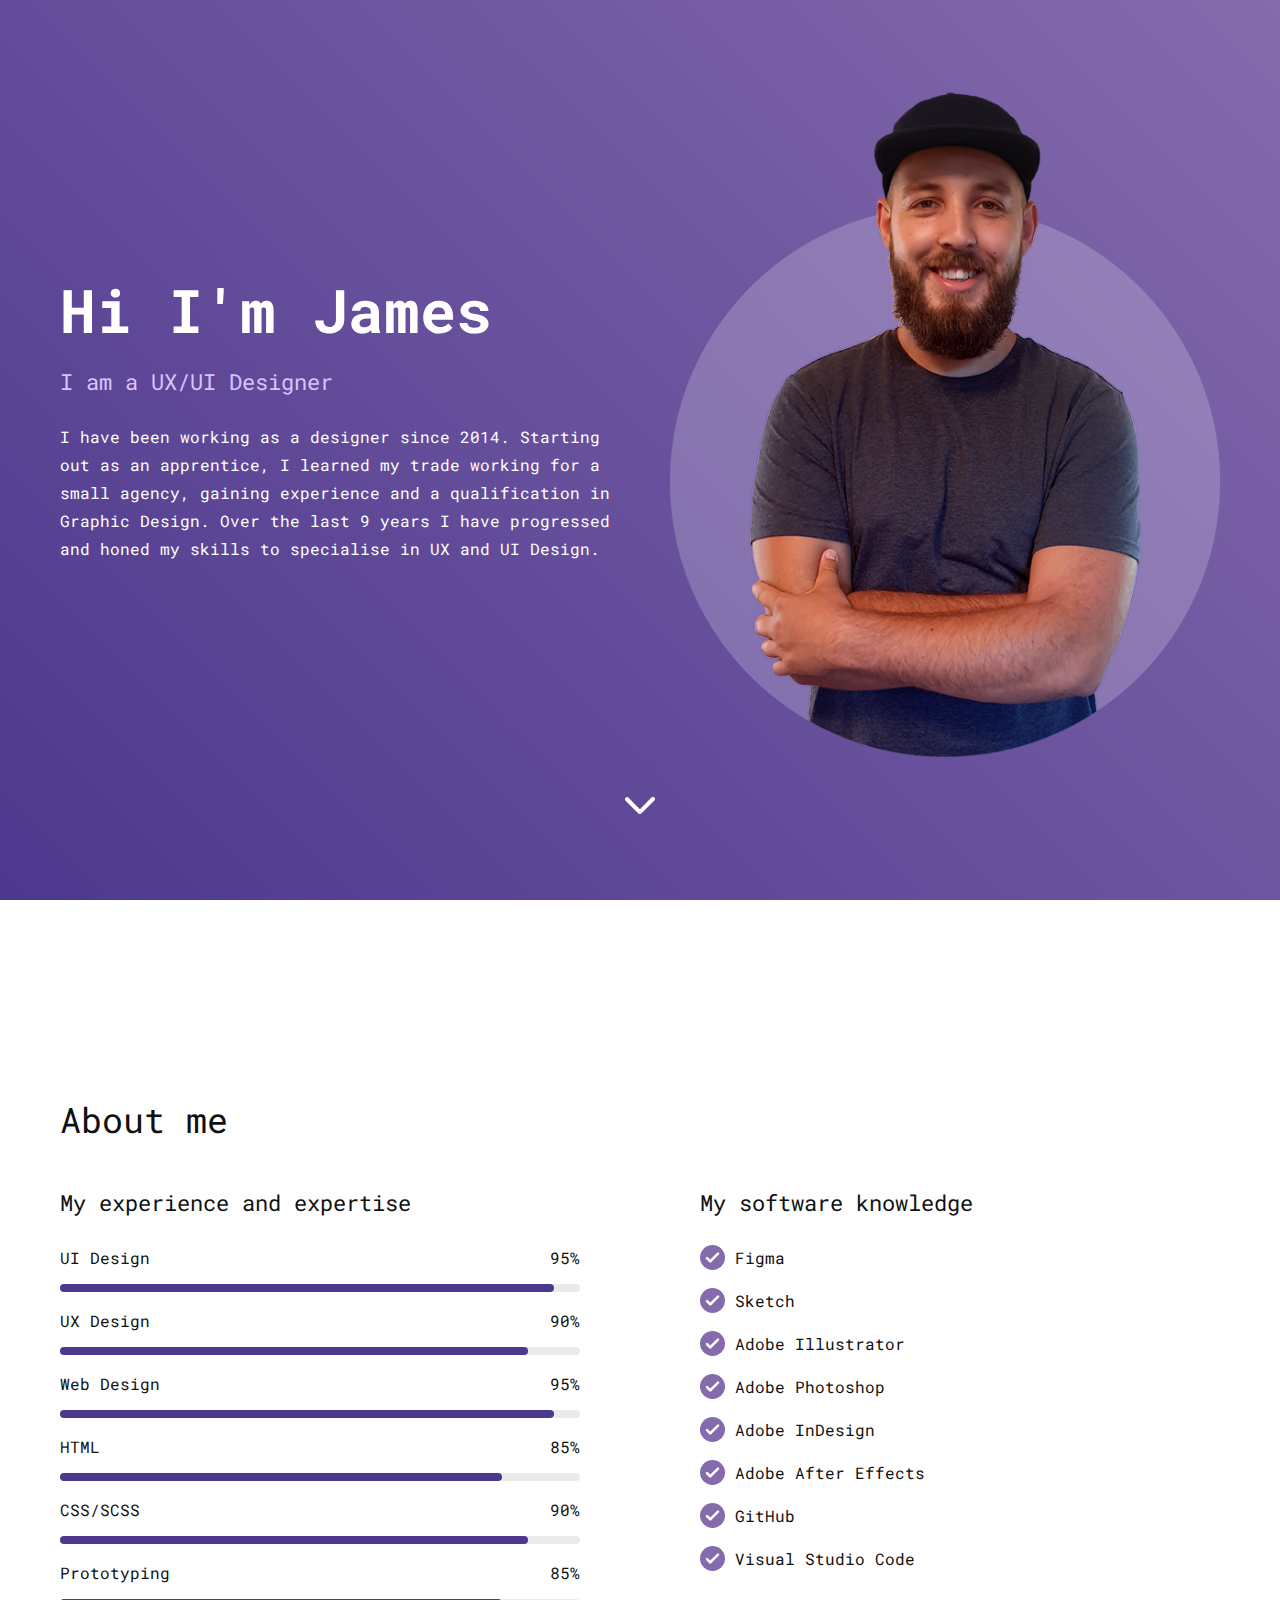
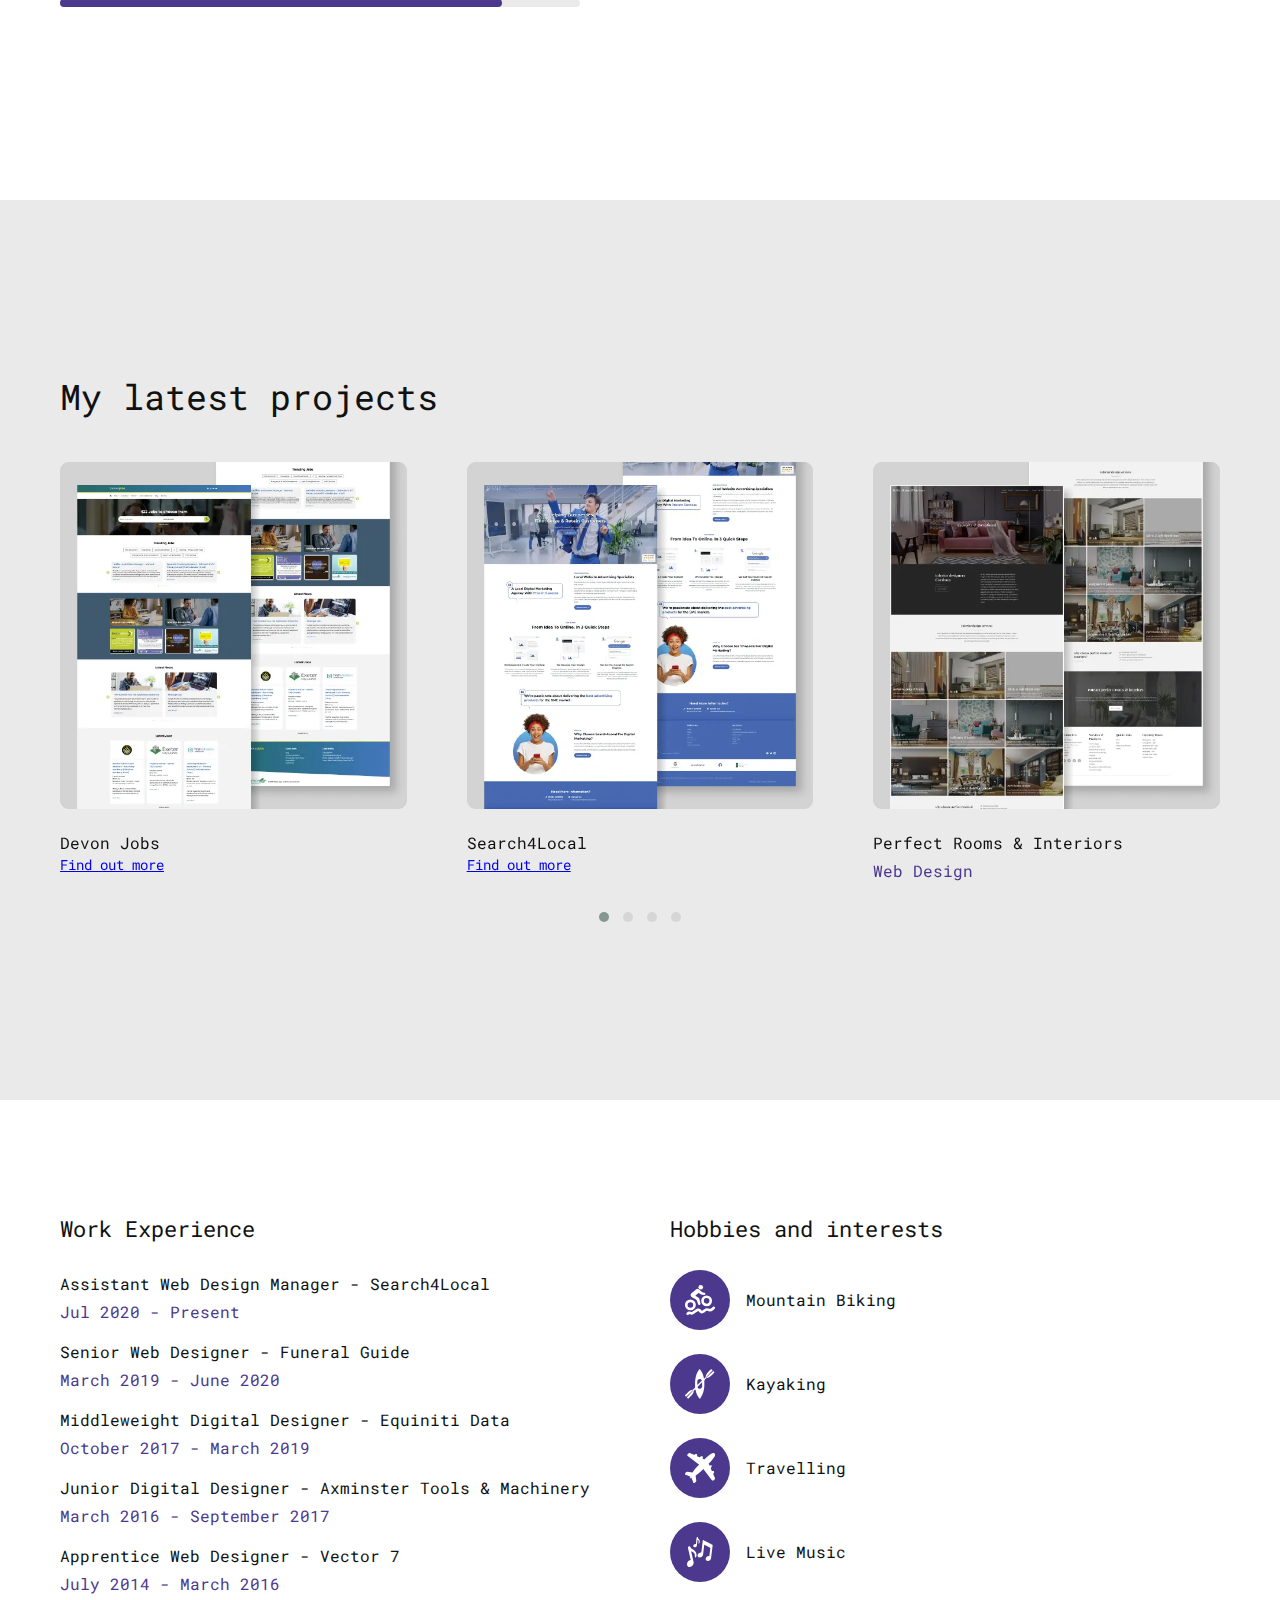
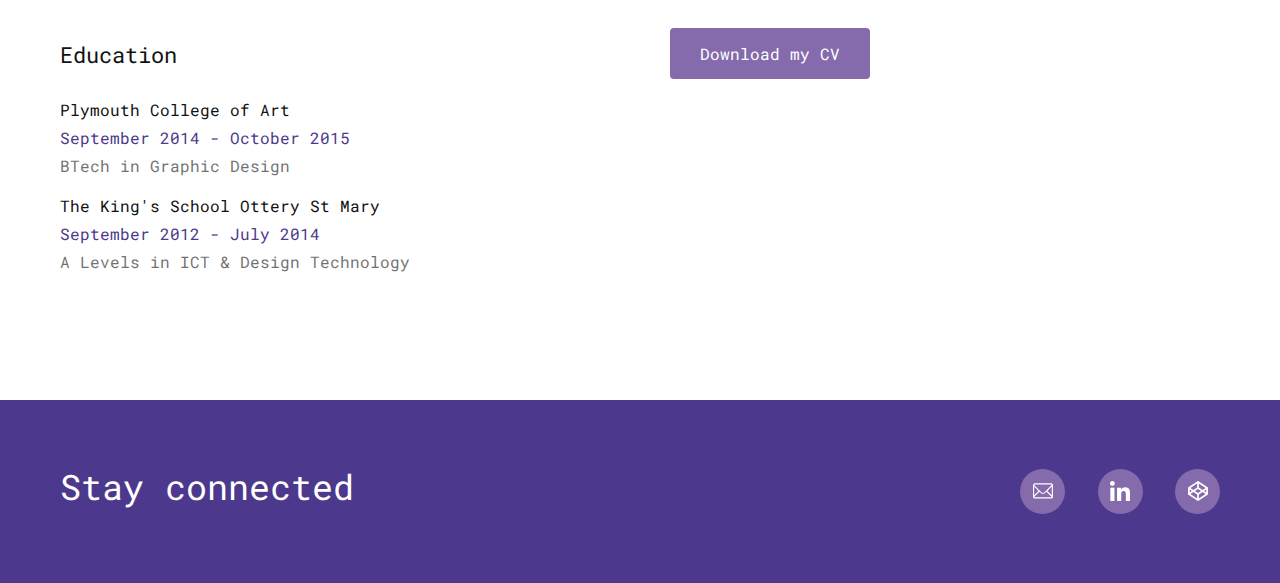
<file: index.html>
<!DOCTYPE HTML>
<html lang = "en">
<head>
  <title>James Harmer - Portfolio</title>
  <meta charset = "UTF-8" />
  <meta http-equiv="Content-Language" content="en">
  <meta http-equiv="X-UA-Compatible" content="IE=edge,chrome=1">
  <meta charset="utf-8">
  <meta name="viewport" content="width=device-width">
  <meta http-equiv="Content-Type" content="text/html; charset=UTF-8">
  <meta name="viewport" content="width=device-width, initial-scale=1.0, maximum-scale=1.0">
  <link rel = "stylesheet" type = "text/css" href = "css/main.css" />
  <link href="https://fonts.googleapis.com/css?family=Roboto+Mono&display=swap" rel="stylesheet">
  <link rel="stylesheet" href="https://cdnjs.cloudflare.com/ajax/libs/OwlCarousel2/2.3.4/assets/owl.carousel.min.css" />
  <link rel="stylesheet" href="https://cdnjs.cloudflare.com/ajax/libs/OwlCarousel2/2.3.4/assets/owl.theme.default.css" />
  <script src="https://cdnjs.cloudflare.com/ajax/libs/jquery/3.4.1/jquery.min.js"></script>
  <script src="https://cdnjs.cloudflare.com/ajax/libs/OwlCarousel2/2.3.4/owl.carousel.js"></script>
</head>
<body>

    <div class="nav">
        <div class="container">
            <div class="container__inner has-no-padding">
                
            </div>
        </div>
    </div>

<div class="container is-home">
    <div class="container__inner">
        <div class="section-home push-bottom">
            <div>
                <h1 class="is-white">Hi I'm James</h1>
                <h3 class="is-tertiary">I am a UX/UI Designer</h3>
                <p class="is-white">I have been working as a designer since 2014. Starting out as an apprentice, I learned my trade
                    working for a small agency, gaining experience and a qualification in Graphic Design. Over the
                    last 9 years I have progressed and honed my skills to specialise in UX and UI Design.
                    </p>
            </div>
            <div class="flex-center-image">
                <img src="images/cutout.png" width="100%" height="auto" />
            </div>
        </div>
        <div class="arrow bounce">
            <a href="#about">
                <svg data-name="Layer 1" xmlns="http://www.w3.org/2000/svg" viewBox="0 0 14.73 8.42"><path d="M7.31 8.42a1.05 1.05 0 0 1-.71-.29L.29 1.81A1 1 0 0 1 .29.4a1 1 0 0 1 1.42 0L7.31 6 13 .29a1 1 0 1 1 1.42 1.42L8 8.13a1 1 0 0 1-.69.29z" fill="#fff"/></svg>
            </a>
        </div>
    </div>
</div>
<div class="container is-intro" id="about">
    <div class="container__inner">
        <h2 class="push-bottom">About me</h2>
        <div class="section-skills">    

            <div>
                <h3>My experience and expertise</h3>
                <div class="experience">
                    <div>
                        <p>UI Design</p>
                    </div>
                    <div>
                        <p>95%</p>
                    </div>
                </div>
                <div class="slider">
                    <div class="level is-95"></div>
                </div>
                <div class="experience">
                    <div>
                        <p>UX Design</p>
                    </div>
                    <div>
                        <p>90%</p>
                    </div>
                </div>
                <div class="slider">
                    <div class="level is-90"></div>
                </div>
                <div class="experience">
                    <div>
                        <p>Web Design</p>
                    </div>
                    <div>
                        <p>95%</p>
                    </div>
                </div>
                <div class="slider">
                    <div class="level is-95"></div>
                </div>
                <div class="experience">
                    <div>
                        <p>HTML</p>
                    </div>
                    <div>
                        <p>85%</p>
                    </div>
                </div>
                <div class="slider">
                    <div class="level is-85"></div>
                </div>
                <div class="experience">
                    <div>
                        <p>CSS/SCSS</p>
                    </div>
                    <div>
                        <p>90%</p>
                    </div>
                </div>
                <div class="slider">
                    <div class="level is-90"></div>
                </div>
                <div class="experience">
                    <div>
                        <p>Prototyping</p>
                    </div>
                    <div>
                        <p>85%</p>
                    </div>
                </div>
                <div class="slider">
                    <div class="level is-85"></div>
                </div>
            </div>

            <div>
                <h3>My software knowledge</h3>
                <ul class="software">
                    <li><svg data-name="Layer 1" xmlns="http://www.w3.org/2000/svg" viewBox="0 0 20 20"><circle cx="10" cy="10" r="10" fill="#856aac"/><path d="M8.21 14.1a1 1 0 0 1-.71-.29l-2.62-2.62A1 1 0 0 1 6.3 9.77l1.91 1.91 5.49-5.49a1 1 0 1 1 1.42 1.42l-6.2 6.2a1 1 0 0 1-.71.29z" fill="#fff"/></svg>Figma</li>
                    <li><svg data-name="Layer 1" xmlns="http://www.w3.org/2000/svg" viewBox="0 0 20 20"><circle cx="10" cy="10" r="10" fill="#856aac"/><path d="M8.21 14.1a1 1 0 0 1-.71-.29l-2.62-2.62A1 1 0 0 1 6.3 9.77l1.91 1.91 5.49-5.49a1 1 0 1 1 1.42 1.42l-6.2 6.2a1 1 0 0 1-.71.29z" fill="#fff"/></svg>Sketch</li>
                    <li><svg data-name="Layer 1" xmlns="http://www.w3.org/2000/svg" viewBox="0 0 20 20"><circle cx="10" cy="10" r="10" fill="#856aac"/><path d="M8.21 14.1a1 1 0 0 1-.71-.29l-2.62-2.62A1 1 0 0 1 6.3 9.77l1.91 1.91 5.49-5.49a1 1 0 1 1 1.42 1.42l-6.2 6.2a1 1 0 0 1-.71.29z" fill="#fff"/></svg>Adobe Illustrator</li>
                    <li><svg data-name="Layer 1" xmlns="http://www.w3.org/2000/svg" viewBox="0 0 20 20"><circle cx="10" cy="10" r="10" fill="#856aac"/><path d="M8.21 14.1a1 1 0 0 1-.71-.29l-2.62-2.62A1 1 0 0 1 6.3 9.77l1.91 1.91 5.49-5.49a1 1 0 1 1 1.42 1.42l-6.2 6.2a1 1 0 0 1-.71.29z" fill="#fff"/></svg>Adobe Photoshop</li>
                    <li><svg data-name="Layer 1" xmlns="http://www.w3.org/2000/svg" viewBox="0 0 20 20"><circle cx="10" cy="10" r="10" fill="#856aac"/><path d="M8.21 14.1a1 1 0 0 1-.71-.29l-2.62-2.62A1 1 0 0 1 6.3 9.77l1.91 1.91 5.49-5.49a1 1 0 1 1 1.42 1.42l-6.2 6.2a1 1 0 0 1-.71.29z" fill="#fff"/></svg>Adobe InDesign</li>
                    <li><svg data-name="Layer 1" xmlns="http://www.w3.org/2000/svg" viewBox="0 0 20 20"><circle cx="10" cy="10" r="10" fill="#856aac"/><path d="M8.21 14.1a1 1 0 0 1-.71-.29l-2.62-2.62A1 1 0 0 1 6.3 9.77l1.91 1.91 5.49-5.49a1 1 0 1 1 1.42 1.42l-6.2 6.2a1 1 0 0 1-.71.29z" fill="#fff"/></svg>Adobe After Effects</li>
                    <li><svg data-name="Layer 1" xmlns="http://www.w3.org/2000/svg" viewBox="0 0 20 20"><circle cx="10" cy="10" r="10" fill="#856aac"/><path d="M8.21 14.1a1 1 0 0 1-.71-.29l-2.62-2.62A1 1 0 0 1 6.3 9.77l1.91 1.91 5.49-5.49a1 1 0 1 1 1.42 1.42l-6.2 6.2a1 1 0 0 1-.71.29z" fill="#fff"/></svg>GitHub</li>
                    <li><svg data-name="Layer 1" xmlns="http://www.w3.org/2000/svg" viewBox="0 0 20 20"><circle cx="10" cy="10" r="10" fill="#856aac"/><path d="M8.21 14.1a1 1 0 0 1-.71-.29l-2.62-2.62A1 1 0 0 1 6.3 9.77l1.91 1.91 5.49-5.49a1 1 0 1 1 1.42 1.42l-6.2 6.2a1 1 0 0 1-.71.29z" fill="#fff"/></svg>Visual Studio Code</li>
                </ul>
            </div>

        </div>
    </div>
</div>

<div class="container is-portfolio" id="portfolio">
    <div class="container__inner">
        <h2 class="push-bottom">My latest projects</h2>
        <div class="carousel">
            <div id="owl-carousel" class="owl-carousel owl-theme">
                <div class="item">
                    <img class="push-bottom_half" src="images/web-design_Devon Jobs.webp">
                    <p class="hard-bottom">Devon Jobs</p>
                    <a href="/portfolio/devon-jobs.html" style="font-family: Roboto Mono ,Arial; font-size: 14px;">Find out more</a>
                  </div>
                <div class="item">
                    <img class="push-bottom_half" src="images/web-design_S4L.webp">
                    <p class="hard-bottom">Search4Local</p>
                    <a href="/portfolio/search4local.html" style="font-family: Roboto Mono ,Arial; font-size: 14px;">Find out more</a>
                  </div>
                  
                  <div class="item">
                    <img class="push-bottom_half" src="images/web-design_Perfect Rooms.webp">
                    <p class="hard-bottom">Perfect Rooms & Interiors</p>
                    <p class="is-primary">Web Design</p>
                  </div>
                <div class="item">
                <img class="push-bottom_half" src="images/portfolio-arranger.png">
                <p class="hard-bottom">Arranger</p>
                <p class="is-primary">Web Design</p>
              </div>
              <div class="item">
                <img class="push-bottom_half" src="images/portfolio-funeralguide.png">
                <p class="hard-bottom">Funeral Guide</p>
                <p class="is-primary">Web Design</p>
              </div>
              <div class="item">
                <img class="push-bottom_half" src="images/portfolio-equiniti.png">
                <p class="hard-bottom">Equiniti Data</p>
                <p class="is-primary">Web Design</p>
              </div>
              <div class="item">
                <img class="push-bottom_half" src="images/portfolio-checksafe.png">
                <p class="hard-bottom">EQ Checksafe</p>
                <p class="is-primary">Character Illustration</p>
              </div>
              <div class="item">
                <img class="push-bottom_half" src="images/portfolio-icons.png">
                <p class="hard-bottom">EQ Checksafe</p>
                <p class="is-primary">Iconography</p>
              </div>
              <div class="item">
                <img class="push-bottom_half" src="images/portfolio-tails.png">
                <p class="hard-bottom">Tails.com</p>
                <p class="is-primary">Direct Mail</p>
              </div>
              <div class="item">
                <img class="push-bottom_half" src="images/portfolio-axminster.png">
                <p class="hard-bottom">Axminster Tools & Machinery</p>
                <p class="is-primary">Landing Page Design</p>
              </div>
              <div class="item">
                <img class="push-bottom_half" src="images/portfolio-landg.png">
                <p class="hard-bottom">Legal & General</p>
                <p class="is-primary">Illustration</p>
              </div>
            </div>
          </div>

    </div>
</div>

<div class="container is-intro" id="intro">
    <div class="container__inner">
        <div class="section-home" style="align-items: flex-start;">
            <div>
                <h3>Work Experience</h3>
                <ul class="push-bottom">
                    <li>
                        <p class="hard-bottom">Assistant Web Design Manager - Search4Local</p>
                        <p class="is-primary">Jul 2020 - Present</p>
                    </li>
                    <li>
                        <p class="hard-bottom">Senior Web Designer - Funeral Guide</p>
                        <p class="is-primary">March 2019 - June 2020</p>
                    </li>
                    <li>
                        <p class="hard-bottom">Middleweight Digital Designer - Equiniti Data</p>
                        <p class="is-primary">October 2017 - March 2019</p>
                    </li>
                    <li>
                        <p class="hard-bottom">Junior Digital Designer - Axminster Tools & Machinery</p>
                        <p class="is-primary">March 2016 - September 2017</p>
                    </li>
                    <li>
                        <p class="hard-bottom">Apprentice Web Designer - Vector 7</p>
                        <p class="is-primary">July 2014 - March 2016</p>
                    </li>
                </ul>
                <h3>Education</h3>
                <ul>
                    <li>
                        <p class="hard-bottom">Plymouth College of Art</p>
                        <p class="is-primary hard-bottom">September 2014 - October 2015</p>
                        <p class="is-title">BTech in Graphic Design</p>
                    </li>
                    <li>
                        <p class="hard-bottom">The King's School Ottery St Mary</p>
                        <p class="is-primary hard-bottom">September 2012 - July 2014</p>
                        <p class="is-title">A Levels in ICT & Design Technology</p>
                    </li>
                </ul>
            </div>
            <div>
                <h3>Hobbies and interests</h3>
                <div class="skills">
                    <div class="skills-icon">
                        <svg data-name="Layer 1" xmlns="http://www.w3.org/2000/svg" viewBox="0 0 150 150"><path d="M27.08 126.78a27.14 27.14 0 1 1 27.08-27.14 27.15 27.15 0 0 1-27.08 27.14zm0-41.09A14 14 0 1 0 41 99.64a13.94 13.94 0 0 0-13.92-13.95zM108.21 106.23a27.14 27.14 0 1 1 27.08-27.14 27.13 27.13 0 0 1-27.08 27.14zm0-41.1a14 14 0 1 0 13.92 14 14 14 0 0 0-13.92-14z"/><ellipse cx="78.72" cy="11.54" rx="11.51" ry="11.54"/><path d="M101.68 44.67a5.47 5.47 0 0 1-6 4.73L85 48.3a16.12 16.12 0 0 1-6.56-2.3l-7.63-4.74a4.35 4.35 0 0 0-5.06.33L53.9 51.34a2.35 2.35 0 0 0 .23 3.8L68 64.06a9.07 9.07 0 0 1 4 5.58l5.31 22.6a6.19 6.19 0 0 1-4.57 7.44 6.17 6.17 0 0 1-7.3-4.09l-5.2-15.79a15.69 15.69 0 0 0-7.44-8.91L34.11 60.76a11.73 11.73 0 0 1-1.88-19.36l24.43-20.16a9.79 9.79 0 0 1 12.72.21l14 12.35a18.94 18.94 0 0 0 7.24 4l6.29.72a5.48 5.48 0 0 1 4.81 6.16zM13.33 150a6.46 6.46 0 0 1-3.92-1.31 6.6 6.6 0 0 1-1.35-9.22 18.07 18.07 0 0 1 20.46-6.06 28.12 28.12 0 0 1 2.7 1.2 9.84 9.84 0 0 0 1.76.76 8.36 8.36 0 0 0 2.78-1.37c2.89-1.76 5.75-3.7 8.49-5.75l1.75-1.31c3.26-2.49 6.94-5.31 11.37-7.12 7.09-2.89 14.45-2.3 19.71 1.58a26.63 26.63 0 0 1 4.84 4.93 11.6 11.6 0 0 0 2.65 2.72c.45.16 2-.19 3.86-1.55a48.71 48.71 0 0 0 3.83-3.29c3.76-3.44 8.45-7.74 15.11-8.41 4.39-.43 8.21.85 11.56 2a22 22 0 0 0 5.28 1.4c4.71.19 9.68-4.49 14.31-9.69a6.58 6.58 0 1 1 9.82 8.77c-4.6 5.18-13.26 14.82-24.92 14.08a32.39 32.39 0 0 1-8.79-2.09c-2.35-.81-4.43-1.55-5.94-1.36-2.32.23-4.75 2.45-7.55 5-1.6 1.45-3.2 2.9-4.88 4.15-5.35 4-11.3 5.17-16.31 3.3-4-1.49-6.33-4.4-8.23-6.74a16.57 16.57 0 0 0-2.44-2.62c-1.48-1.09-4.28-1.09-7 0a38.8 38.8 0 0 0-8.28 5.42l-1.85 1.4c-3.09 2.31-6.3 4.49-9.56 6.48-2.13 1.29-6.06 3.7-10.95 3.19a17.74 17.74 0 0 1-6.2-2c-.49-.24-1-.49-1.48-.68a5 5 0 0 0-5.34 1.58 6.54 6.54 0 0 1-5.29 2.61z"/></svg>
                    </div>
                    <p>Mountain Biking</p>
                </div>
                <div class="skills">
                    <div class="skills-icon">
                        <svg data-name="Layer 1" xmlns="http://www.w3.org/2000/svg" viewBox="0 0 146.26 150"><path d="M9.09 142.77C19.85 131.08 30.45 119.57 41 108a13.52 13.52 0 0 0-1.08-1.55l-34.3 32.8c-.62-.5-1.12-.84-1.55-1.25-5.4-5.24-5.39-5.25-.2-10.45 3.71-3.71 7.68-7.2 11.07-11.19 5.06-6 11.91-10.35 18.78-11.43C41 103.79 44.1 99 48.46 95a8.1 8.1 0 0 0 2.14-5.7c-.92-20.76-.29-41.32 6.74-61.19C61 17.92 65.6 8.29 73.59 0c12.63 13.77 17.79 30.41 21.62 49.37 3-3.36 5.29-5.91 7.55-8.5.41-.46 1-1 1-1.55-.39-9.85 5.3-16.68 11.48-23.23 3.39-3.59 7-7 10.44-10.48C132-.7 132-.7 138.33 6.4L105.6 40.72l1.65 1.74 16.93-16.12c5.75-5.48 11.51-10.95 17.5-16.64 1.42 1.34 3.26 2.38 3.95 3.93s1 4.34.07 5.23c-9.31 9.2-17.28 20.14-30.29 24.77a26.59 26.59 0 0 1-5.75.84c-.29 0-.61-.27-.9-.23-2.76.36-12.51 12.81-12.36 15.63 1.28 23.21.34 46.18-9.36 67.78-3.34 7.43-8 14.27-12.6 22.35-13.44-14.59-18.65-31.17-22.38-49.33-2.9 2.83-5.44 5.29-8 7.77-.32.32-.72.81-.7 1.19.65 9.73-5.2 16.36-11.06 22.89-3.39 3.78-7.15 7.23-10.74 10.84-6.29 6.37-6.28 6.37-12.47-.59zm52.66-62.52L84.68 57.7c-2.86-5.61-7.37-8.46-12.51-7.72s-9.82 4.44-10.28 9.75c-.59 6.98-.14 14.06-.14 20.52zm23.89-13.47c-8.07 8.11-15.19 15.12-22.07 22.36-.75.79-.6 3.25.06 4.41a11.69 11.69 0 0 0 12.31 5.3 12 12 0 0 0 9.61-11.08c.37-6.45.09-12.94.09-20.99z"/></svg>
                    </div>
                    <p>Kayaking</p>
                </div>
                <div class="skills">
                    <div class="skills-icon">
                        <svg data-name="Layer 1" xmlns="http://www.w3.org/2000/svg" viewBox="0 0 150 149.15"><path d="M118.63 52.43a1.32 1.32 0 0 0-.32 1.71c1.23 2.7 2.39 5.43 3.54 8.06a41.68 41.68 0 0 1 4.52-1.65c4.35-1 7.37 2.07 6.36 6.43-.71 3.08-2.55 5.52-4.5 7.9a1.73 1.73 0 0 0-.3 1.47c2 4.64 4.07 9.24 6.12 13.85a4.51 4.51 0 0 0 .28.49c1.27-.42 2.45-.94 3.68-1.22 4.88-1.09 8 2.18 6.67 7a18 18 0 0 1-3.88 7 1.53 1.53 0 0 0-.24 1.87c2.64 6 5.22 12.08 7.85 18.1a6.83 6.83 0 0 1-1.4 7.91c-1.17 1.28-2.42 2.5-3.68 3.69-3.38 3.19-8 2.72-10.79-1q-20.13-26.82-40.28-53.61c-.15-.2-.31-.39-.57-.71l-1.52 1.45a350.22 350.22 0 0 1-28 24.93c-2.61 2-5.35 3.9-8.1 5.74a2.31 2.31 0 0 0-1.14 2.59c1.07 7.57 2.12 15.17 3.25 22.74a4.62 4.62 0 0 1-1.26 4.21c-2.08 2.13-4.16 4.27-6.33 6.32a4.61 4.61 0 0 1-7.76-1.77q-4.53-11.42-9-22.85l-.5-1.14c-1.07 1.16-1.94 2.16-2.88 3.09a2.57 2.57 0 0 1-3.75.24 2.54 2.54 0 0 1 .17-3.84c1-.94 2-1.81 3.25-2.91L21.93 116c-6.17-2.49-12.36-5-18.53-7.47a5.13 5.13 0 0 1-3.11-6.46 6.12 6.12 0 0 1 1.34-2c1.68-1.77 3.48-3.43 5.14-5.21a5.22 5.22 0 0 1 5-1.64l17 2.62 7 1.08a1.72 1.72 0 0 0 2-.72C45.44 84.42 55 74.22 64.58 64c1.8-1.93 3.65-3.82 5.54-5.79-.28-.25-.5-.48-.76-.67L15.1 16.67A7.59 7.59 0 0 1 14.2 5l2.2-2.2C19.29-.12 22.2-.66 26 1c6.08 2.71 12.17 5.4 18.24 8.14a1.93 1.93 0 0 0 2.4-.28 17 17 0 0 1 7.07-3.75c4.65-1.11 7.82 2.09 6.74 6.73a22.39 22.39 0 0 1-.74 2.23c-.16.42-.37.83-.61 1.37.36.18.71.37 1.07.53 4 1.7 7.9 3.39 11.84 5.12a1.42 1.42 0 0 0 1.75-.27 17.14 17.14 0 0 1 7.9-4.22 9.48 9.48 0 0 1 3.56-.06c2.74.53 4.36 3.2 3.82 6.32A51.7 51.7 0 0 1 87.61 28c2 .89 4.3 1.69 6.37 2.84s3.34.82 5-.83A247.63 247.63 0 0 1 124.42 8a50.59 50.59 0 0 1 11.63-6.85 15.92 15.92 0 0 1 3.94-1c6.75-.79 11.31 4.6 9.68 11.38a29.55 29.55 0 0 1-4 8.76c-5 7.92-11.09 15-17.35 21.85-3.2 3.43-6.44 6.86-9.69 10.29z"/></svg>
                    </div>
                    <p>Travelling</p>
                </div>
                <div class="skills push-bottom">
                    <div class="skills-icon">
                        <svg data-name="Layer 1" xmlns="http://www.w3.org/2000/svg" viewBox="0 0 128.35 150"><path d="M111.88 95.51c.62-5.13 1.23-10.07 1.81-15 1-8.18 1.93-16.36 2.83-24.54a2.06 2.06 0 0 0-.74-1.69A2277.73 2277.73 0 0 0 87 39a7 7 0 0 0-.76-.29c-.61 5.11-1.2 10.09-1.79 15.08C83.08 65.36 81.8 77 80.31 88.62c-1.11 8.63-11 15.25-19.5 13.26-6-1.41-9.1-7-7.16-13 2.11-6.41 9.3-11.33 16.29-11.13.5 0 1 0 1.72.09 2.5-21.09 5-42.15 7.53-63.41.52.22 1 .38 1.39.6q23.31 11.84 46.61 23.65a1.68 1.68 0 0 1 1.13 2q-3.6 29.78-7.09 59.58-.35 2.91-.7 5.84c-1.07 8.56-10.75 15.3-19.19 13.37-6.33-1.45-9.46-7.12-7.29-13.26 2.22-6.3 9.28-11.05 16.14-10.83zM20.81 72.28q1.61 7.09 3.22 14.2c2.86 12.61 5.7 25.22 8.61 37.82a18.13 18.13 0 0 1-1.17 12c-3.23 7-8.33 12-16.11 13.45-9.24 1.73-16.42-5.25-15.23-14.6a22.94 22.94 0 0 1 17.61-19.57c.31-.07.62-.19 1-.31l-5.46-24.12q-4-17.76-8.08-35.53c-1-4.28 1.61-8.41 5.5-8.88a5.56 5.56 0 0 1 5.57 2.39 30.23 30.23 0 0 1 2.65 4.66 10.48 10.48 0 0 0 5 5.24c2.09 1.07 4.22 2.08 6.3 3.19 8.26 4.42 14.32 10.7 16.66 20a31.59 31.59 0 0 1-.77 17.08 3.62 3.62 0 0 1-4.22 2.73c-2-.38-3-2-2.91-4.26a53.32 53.32 0 0 0 .2-8.37 16.65 16.65 0 0 0-8.34-12.94c-3-1.84-6.4-3.15-9.61-4.7zM52.77 14.32c-.44 4.06-.87 8.05-1.3 12.05-.56 5.23-1.06 10.48-1.69 15.7-.73 5.94-8.18 10.57-13.85 8.7a6.38 6.38 0 0 1-4.11-8.23c1.34-4.43 6.25-7.91 11.06-7.85h1.75c.6-5.61 1.19-11.17 1.78-16.73.49-4.68.92-9.37 1.51-14A5.38 5.38 0 0 1 49.28 1C51-.8 54.14-.06 54.38 2.38c.38 4 2.74 6.49 5.2 9.23 5.27 5.86 5.68 13 1.49 19.32-.75 1.13-1.64 2-3 1.23s-.95-1.92-.38-3.09c2.84-5.91.98-11.6-4.92-14.75z"/></svg>
                    </div>
                    <p>Live Music</p>
                </div>
                <a class="button" target="blank" href="downloads/James Harmer - CV.pdf">Download my CV</a>
            </div>
        </div>
    </div>
</div>


<div class="container is-contact" id="contact">
    <div class="container__inner">
        <div class="section-home">
            <div>
                <h2 class="is-white">Stay connected</h2>
            </div>
            <div class="social-container">
                <div class="social-inner">
                <a href="mailto:jharmer220995@gmail.com" class="social-icon">
                    <svg data-name="Layer 1" xmlns="http://www.w3.org/2000/svg" viewBox="0 0 10 7.64"><path d="M10 .75v6.16A.5.5 0 0 0 10 7a.87.87 0 0 1-.82.6H.85A.85.85 0 0 1 0 6.79V.86a.83.83 0 0 1 .26-.6A1 1 0 0 1 1 0h8a1 1 0 0 1 1 .74zM5 .56H.93a.33.33 0 0 0-.14 0 .83.83 0 0 0-.21.18s.06.12.1.16l3.38 3.36a1.21 1.21 0 0 0 1.83 0c.81-.8 1.61-1.61 2.41-2.41.34-.33.66-.67 1-1 .12-.11.08-.17 0-.24A.54.54 0 0 0 9 .56zM3.19 4.19l-.1.1L.66 6.72c-.12.11-.1.21 0 .28a.38.38 0 0 0 .23 0h8.18a.39.39 0 0 0 .18 0c.14-.07.15-.15 0-.26L6.83 4.28l-.1-.08-.51.51a1.71 1.71 0 0 1-2.51 0zm6.2-2.59l-2.2 2.2L9.39 6zM2.75 3.82L.56 1.63V6z"/></svg>
                </a>
                <a href="https://www.linkedin.com/in/james-harmer-a76021170/" target="blank" class="social-icon">
                    <svg enable-background="new 0 0 24 24" height="16" viewBox="0 0 24 24" width="16" xmlns="http://www.w3.org/2000/svg"><path d="m23.994 24v-.001h.006v-8.802c0-4.306-.927-7.623-5.961-7.623-2.42 0-4.044 1.328-4.707 2.587h-.07v-2.185h-4.773v16.023h4.97v-7.934c0-2.089.396-4.109 2.983-4.109 2.549 0 2.587 2.384 2.587 4.243v7.801z"/><path d="m.396 7.977h4.976v16.023h-4.976z"/><path d="m2.882 0c-1.591 0-2.882 1.291-2.882 2.882s1.291 2.909 2.882 2.909 2.882-1.318 2.882-2.909c-.001-1.591-1.292-2.882-2.882-2.882z"/></svg>
                </a>
                <a href="https://codepen.io/jamesharmer" target="blank" class="social-icon">
                    <svg enable-background="new 0 0 24 24" viewBox="0 0 24 24" xmlns="http://www.w3.org/2000/svg"><path d="m.455 16.512 10.969 7.314c.374.23.774.233 1.152 0l10.969-7.314c.281-.187.455-.522.455-.857v-7.312c0-.335-.174-.67-.455-.857l-10.969-7.313c-.374-.23-.774-.232-1.152 0l-10.969 7.313c-.281.187-.455.522-.455.857v7.312c0 .335.174.67.455.857zm10.514 4.528-8.076-5.384 3.603-2.411 4.473 2.987zm2.062 0v-4.808l4.473-2.987 3.603 2.411zm8.907-7.314-2.585-1.727 2.585-1.728zm-8.907-10.767 8.076 5.384-3.603 2.411-4.473-2.987zm-1.031 6.602 3.643 2.438-3.643 2.438-3.643-2.438zm-1.031-6.602v4.808l-4.473 2.987-3.603-2.411zm-8.906 7.314v-.001l2.585 1.728-2.585 1.728z"/></svg>
                </a>
            </div>
            </div>
        </div>
    </div>
</div>

<script>
    $('#owl-carousel').owlCarousel({
    loop: false,
    margin: 60,
    dots: true,
    nav: false,
    items: 3,
    responsive:{
        0:{
            items:1,
        },
        768:{
            items:2,
        },
        1200:{
            items:3,
        }
    }
})
</script>

</body>
</html>
</file>
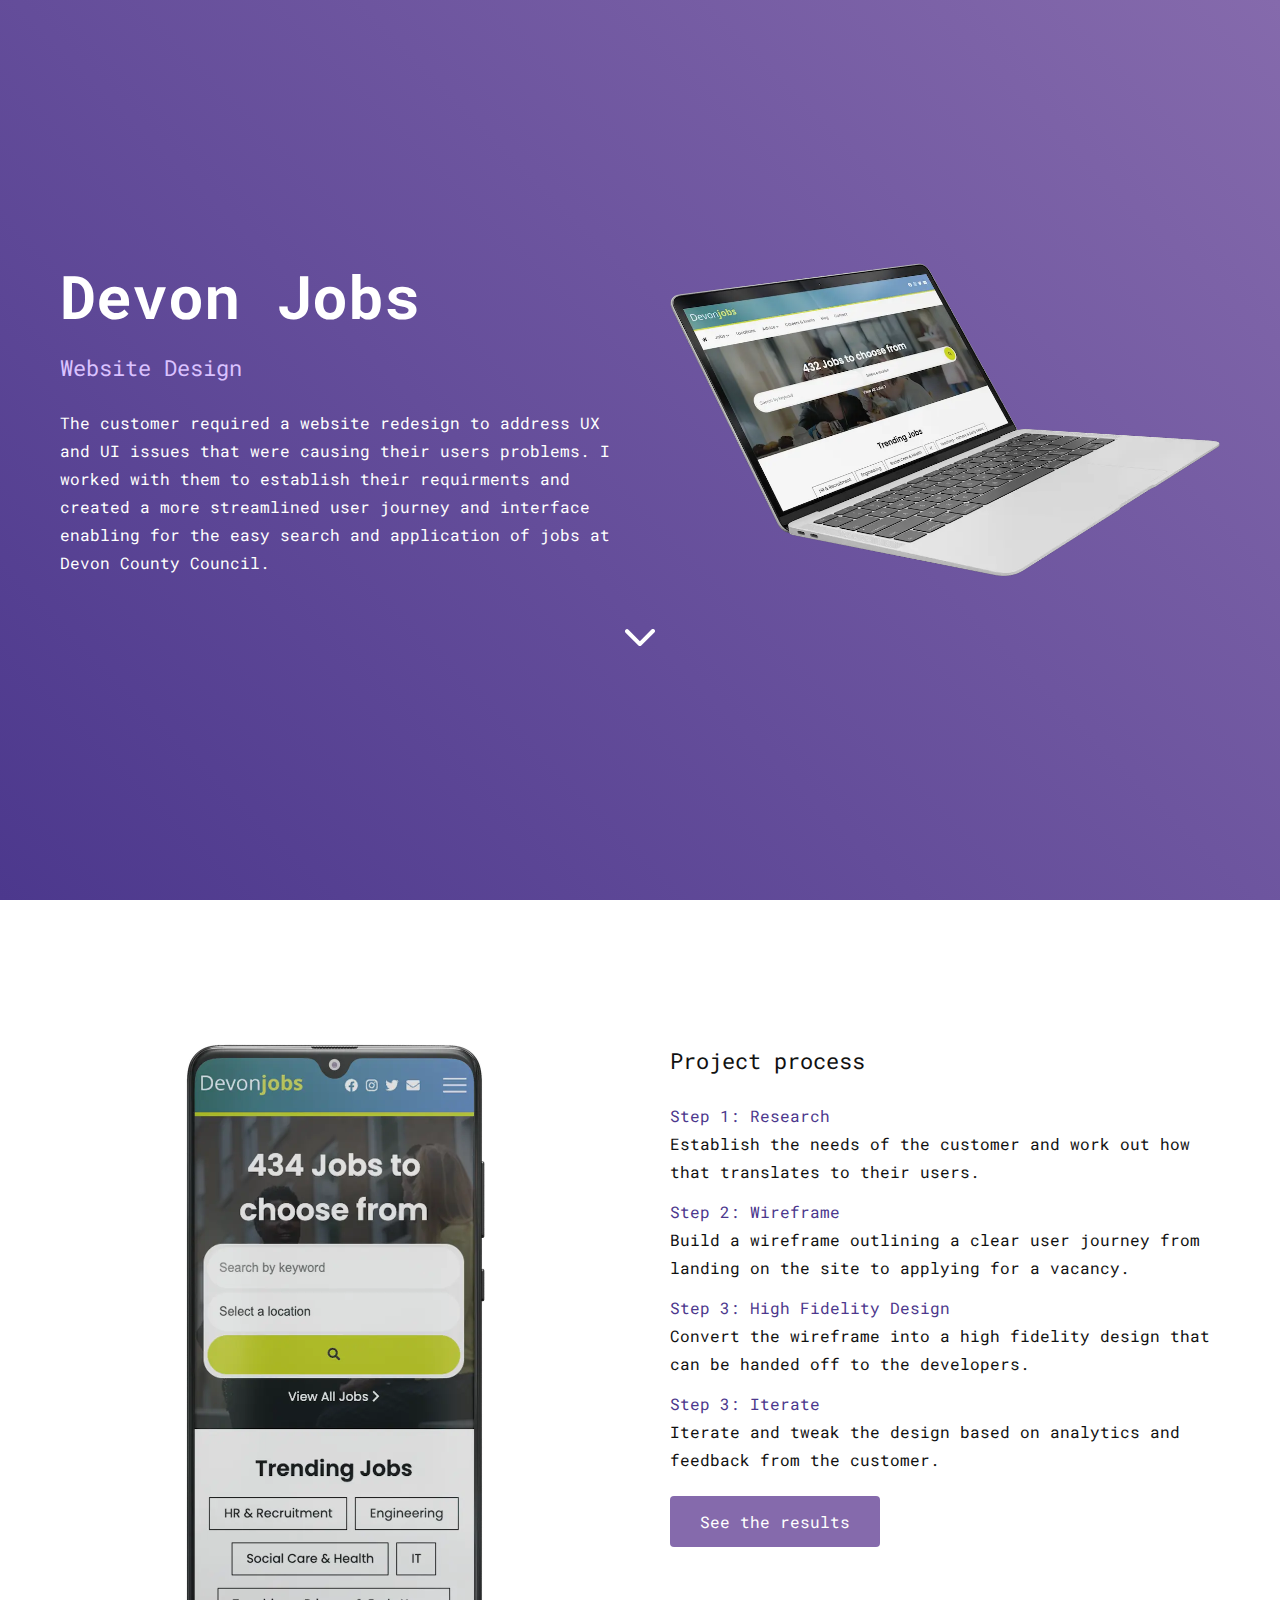
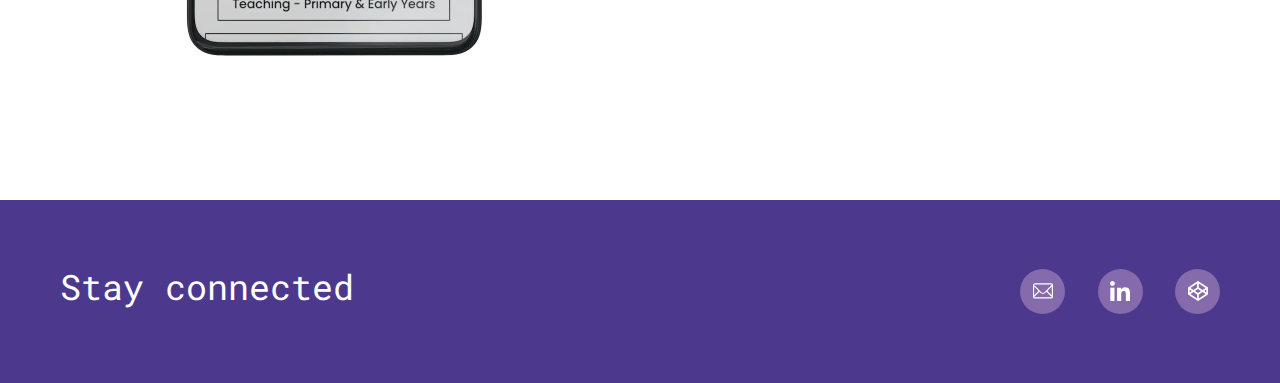
<file: devon-jobs.html>
<!DOCTYPE HTML>
<html lang = "en">
<head>
  <title>Devon Jobs</title>
  <meta charset = "UTF-8" />
  <meta http-equiv="Content-Language" content="en">
  <meta http-equiv="X-UA-Compatible" content="IE=edge,chrome=1">
  <meta charset="utf-8">
  <meta name="viewport" content="width=device-width">
  <meta http-equiv="Content-Type" content="text/html; charset=UTF-8">
  <meta name="viewport" content="width=device-width, initial-scale=1.0, maximum-scale=1.0">
  <link rel = "stylesheet" type = "text/css" href = "css/main.css" />
  <link href="https://fonts.googleapis.com/css?family=Roboto+Mono&display=swap" rel="stylesheet">
  <link rel="stylesheet" href="https://cdnjs.cloudflare.com/ajax/libs/OwlCarousel2/2.3.4/assets/owl.carousel.min.css" />
  <link rel="stylesheet" href="https://cdnjs.cloudflare.com/ajax/libs/OwlCarousel2/2.3.4/assets/owl.theme.default.css" />
  <script src="https://cdnjs.cloudflare.com/ajax/libs/jquery/3.4.1/jquery.min.js"></script>
  <script src="https://cdnjs.cloudflare.com/ajax/libs/OwlCarousel2/2.3.4/owl.carousel.js"></script>
</head>
<body>

<div class="container is-home">
    <div class="container__inner">
        <div class="section-home push-bottom">
            <div>
                <h1 class="is-white">Devon Jobs</h1>
                <h3 class="is-tertiary">Website Design</h3>
                <p class="is-white">
                    The customer required a website redesign to address UX and UI issues that were causing their users problems. I worked with them to establish their requirments and created a more streamlined user journey and interface enabling for the easy search and application of jobs at Devon County Council.
                </p>
            </div>
            <div class="flex-center-image">
                <img src="images/devon-jobs-mockup.webp" width="100%" height="auto" />
            </div>
        </div>
        <div class="arrow bounce">
            <a href="#about">
                <svg data-name="Layer 1" xmlns="http://www.w3.org/2000/svg" viewBox="0 0 14.73 8.42"><path d="M7.31 8.42a1.05 1.05 0 0 1-.71-.29L.29 1.81A1 1 0 0 1 .29.4a1 1 0 0 1 1.42 0L7.31 6 13 .29a1 1 0 1 1 1.42 1.42L8 8.13a1 1 0 0 1-.69.29z" fill="#fff"/></svg>
            </a>
        </div>
    </div>
</div>

<div class="container is-intro" id="about">
    <div class="container__inner">
        <div class="section-home" style="align-items: flex-start;">
            <div class="flex-center-image">
                <img src="images/devon-jobs-mobile-mockup.webp" width="100%" style=" max-width: 300px;" height="auto" />
            </div>
            <div>
                <h3>Project process</h3>
                <ul class="push-bottom">
                    <li>
                        <p class="hard-bottom is-primary">Step 1: Research</p>
                        <p>Establish the needs of the customer and work out how that translates to their users.</p>
                    </li>
                    <li>
                        <p class="hard-bottom is-primary">Step 2: Wireframe</p>
                        <p>Build a wireframe outlining a clear user journey from landing on the site to applying for a vacancy.</p>
                    </li>
                    <li>
                        <p class="hard-bottom is-primary">Step 3: High Fidelity Design</p>
                        <p>Convert the wireframe into a high fidelity design that can be handed off to the developers.</p>
                    </li>
                    <li>
                        <p class="hard-bottom is-primary">Step 3: Iterate</p>
                        <p>Iterate and tweak the design based on analytics and feedback from the customer.</p>
                    </li>
                </ul>
                <a href="https://www.devonjobs.gov.uk/" target="blank" class="button">See the results</a>
            </div>
           
        </div>
    </div>
</div>


<div class="container is-contact" id="contact">
    <div class="container__inner">
        <div class="section-home">
            <div>
                <h2 class="is-white">Stay connected</h2>
            </div>
            <div class="social-container">
                <div class="social-inner">
                <a href="mailto:jharmer220995@gmail.com" class="social-icon">
                    <svg data-name="Layer 1" xmlns="http://www.w3.org/2000/svg" viewBox="0 0 10 7.64"><path d="M10 .75v6.16A.5.5 0 0 0 10 7a.87.87 0 0 1-.82.6H.85A.85.85 0 0 1 0 6.79V.86a.83.83 0 0 1 .26-.6A1 1 0 0 1 1 0h8a1 1 0 0 1 1 .74zM5 .56H.93a.33.33 0 0 0-.14 0 .83.83 0 0 0-.21.18s.06.12.1.16l3.38 3.36a1.21 1.21 0 0 0 1.83 0c.81-.8 1.61-1.61 2.41-2.41.34-.33.66-.67 1-1 .12-.11.08-.17 0-.24A.54.54 0 0 0 9 .56zM3.19 4.19l-.1.1L.66 6.72c-.12.11-.1.21 0 .28a.38.38 0 0 0 .23 0h8.18a.39.39 0 0 0 .18 0c.14-.07.15-.15 0-.26L6.83 4.28l-.1-.08-.51.51a1.71 1.71 0 0 1-2.51 0zm6.2-2.59l-2.2 2.2L9.39 6zM2.75 3.82L.56 1.63V6z"/></svg>
                </a>
                <a href="https://www.linkedin.com/in/james-harmer-a76021170/" target="blank" class="social-icon">
                    <svg enable-background="new 0 0 24 24" height="16" viewBox="0 0 24 24" width="16" xmlns="http://www.w3.org/2000/svg"><path d="m23.994 24v-.001h.006v-8.802c0-4.306-.927-7.623-5.961-7.623-2.42 0-4.044 1.328-4.707 2.587h-.07v-2.185h-4.773v16.023h4.97v-7.934c0-2.089.396-4.109 2.983-4.109 2.549 0 2.587 2.384 2.587 4.243v7.801z"/><path d="m.396 7.977h4.976v16.023h-4.976z"/><path d="m2.882 0c-1.591 0-2.882 1.291-2.882 2.882s1.291 2.909 2.882 2.909 2.882-1.318 2.882-2.909c-.001-1.591-1.292-2.882-2.882-2.882z"/></svg>
                </a>
                <a href="https://codepen.io/jamesharmer" target="blank" class="social-icon">
                    <svg enable-background="new 0 0 24 24" viewBox="0 0 24 24" xmlns="http://www.w3.org/2000/svg"><path d="m.455 16.512 10.969 7.314c.374.23.774.233 1.152 0l10.969-7.314c.281-.187.455-.522.455-.857v-7.312c0-.335-.174-.67-.455-.857l-10.969-7.313c-.374-.23-.774-.232-1.152 0l-10.969 7.313c-.281.187-.455.522-.455.857v7.312c0 .335.174.67.455.857zm10.514 4.528-8.076-5.384 3.603-2.411 4.473 2.987zm2.062 0v-4.808l4.473-2.987 3.603 2.411zm8.907-7.314-2.585-1.727 2.585-1.728zm-8.907-10.767 8.076 5.384-3.603 2.411-4.473-2.987zm-1.031 6.602 3.643 2.438-3.643 2.438-3.643-2.438zm-1.031-6.602v4.808l-4.473 2.987-3.603-2.411zm-8.906 7.314v-.001l2.585 1.728-2.585 1.728z"/></svg>
                </a>
            </div>
            </div>
        </div>
    </div>
</div>

<script>
    $('#owl-carousel').owlCarousel({
    loop: false,
    margin: 60,
    dots: true,
    nav: false,
    items: 3,
    responsive:{
        0:{
            items:1,
        },
        768:{
            items:2,
        },
        1200:{
            items:3,
        }
    }
})
</script>

</body>
</html>
</file>
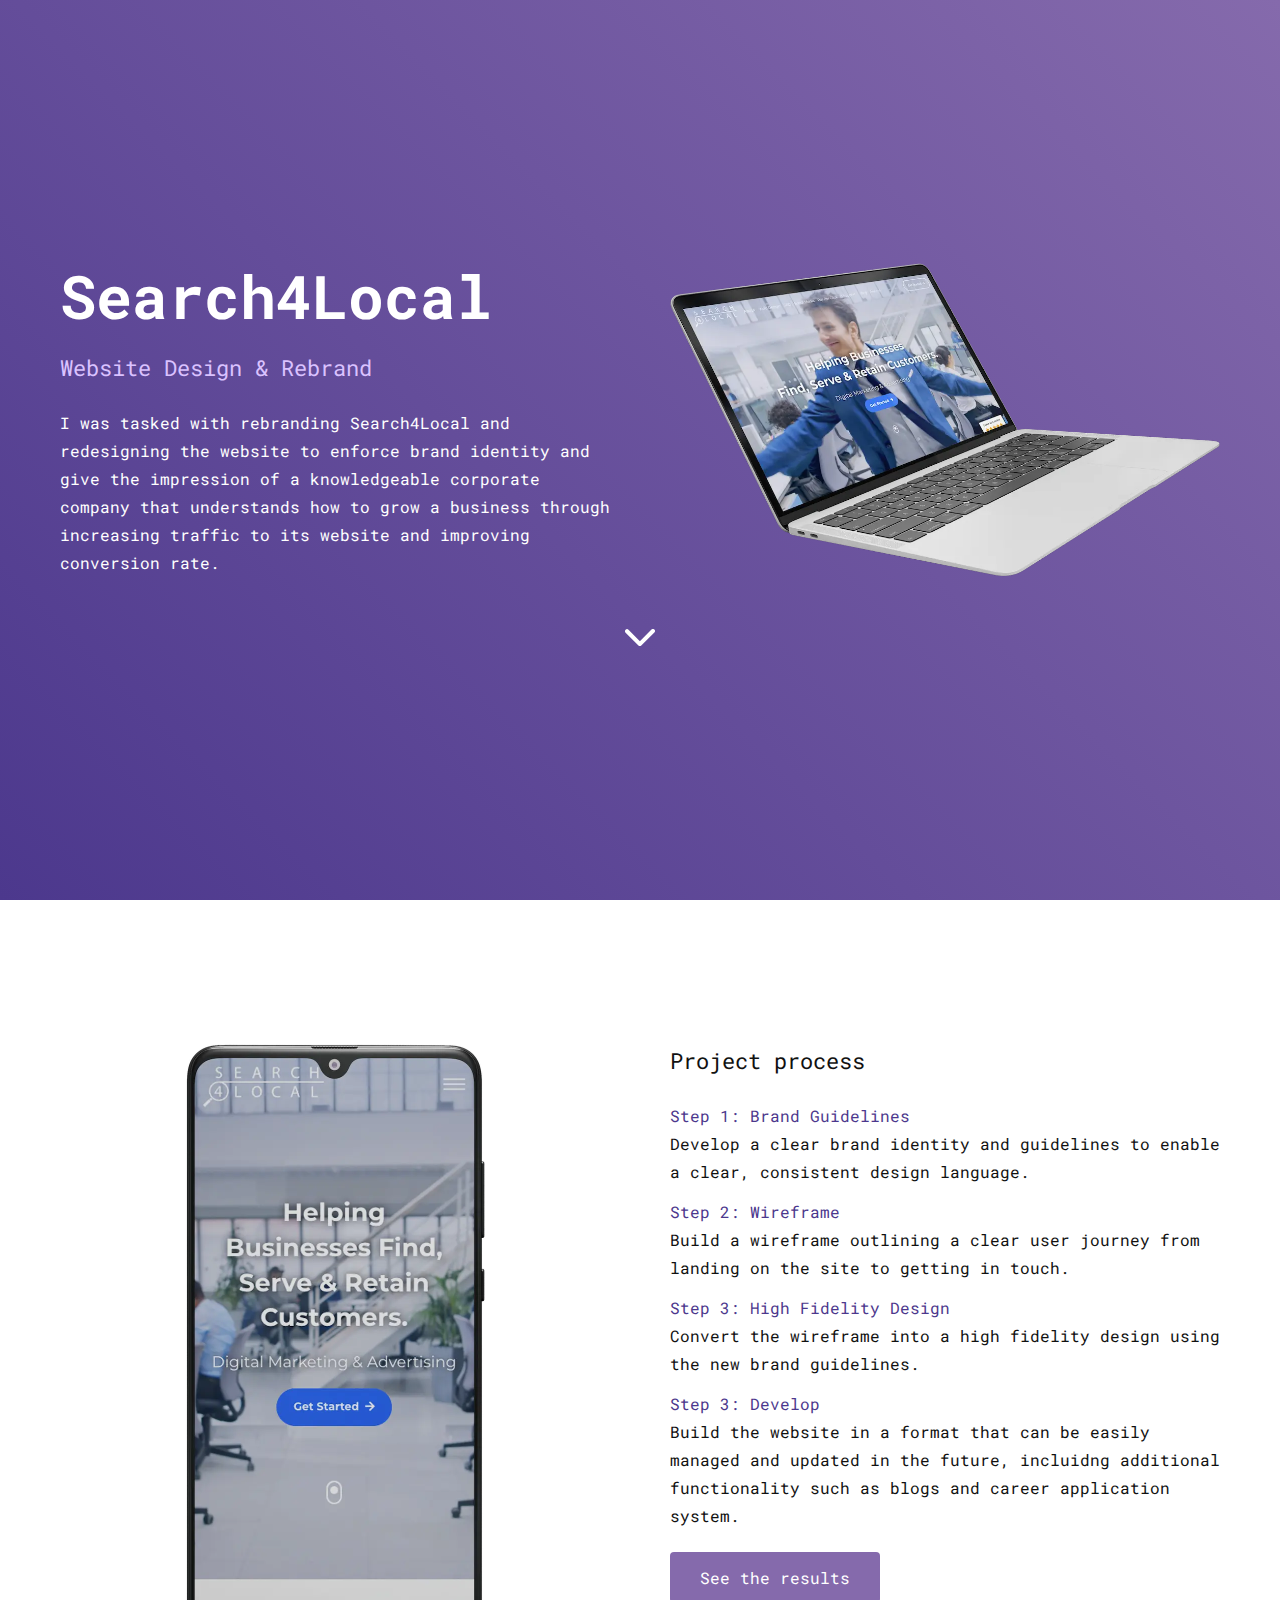
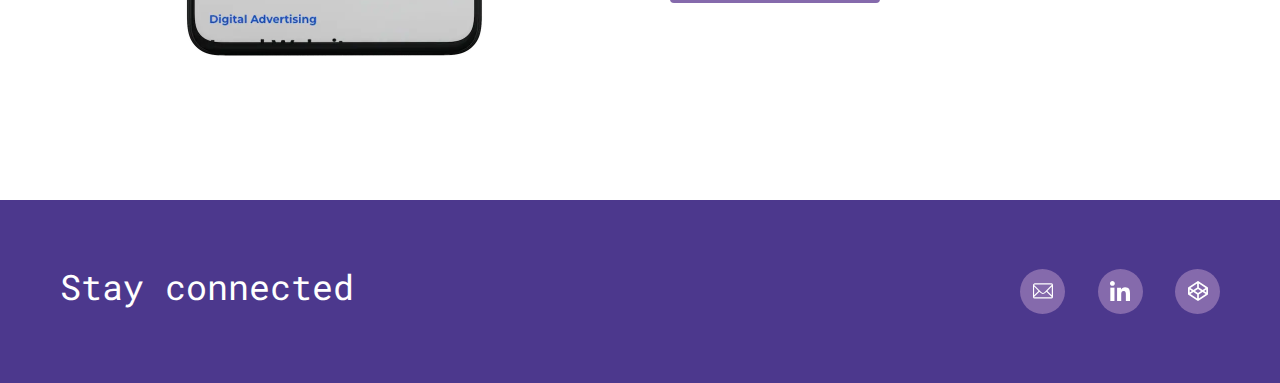
<file: search4local.html>
<!DOCTYPE HTML>
<html lang = "en">
<head>
  <title>Search4Local</title>
  <meta charset = "UTF-8" />
  <meta http-equiv="Content-Language" content="en">
  <meta http-equiv="X-UA-Compatible" content="IE=edge,chrome=1">
  <meta charset="utf-8">
  <meta name="viewport" content="width=device-width">
  <meta http-equiv="Content-Type" content="text/html; charset=UTF-8">
  <meta name="viewport" content="width=device-width, initial-scale=1.0, maximum-scale=1.0">
  <link rel = "stylesheet" type = "text/css" href = "css/main.css" />
  <link href="https://fonts.googleapis.com/css?family=Roboto+Mono&display=swap" rel="stylesheet">
  <link rel="stylesheet" href="https://cdnjs.cloudflare.com/ajax/libs/OwlCarousel2/2.3.4/assets/owl.carousel.min.css" />
  <link rel="stylesheet" href="https://cdnjs.cloudflare.com/ajax/libs/OwlCarousel2/2.3.4/assets/owl.theme.default.css" />
  <script src="https://cdnjs.cloudflare.com/ajax/libs/jquery/3.4.1/jquery.min.js"></script>
  <script src="https://cdnjs.cloudflare.com/ajax/libs/OwlCarousel2/2.3.4/owl.carousel.js"></script>
</head>
<body>

<div class="container is-home">
    <div class="container__inner">
        <div class="section-home push-bottom">
            <div>
                <h1 class="is-white">Search4Local</h1>
                <h3 class="is-tertiary">Website Design & Rebrand</h3>
                <p class="is-white">
                    I was tasked with rebranding Search4Local and redesigning the website to enforce brand identity and give the impression of a knowledgeable corporate company that understands how to grow a business through increasing traffic to its website and improving conversion rate.
                </p>
            </div>
            <div class="flex-center-image">
                <img src="images/s4l-mockup.webp" width="100%" height="auto" />
            </div>
        </div>
        <div class="arrow bounce">
            <a href="#about">
                <svg data-name="Layer 1" xmlns="http://www.w3.org/2000/svg" viewBox="0 0 14.73 8.42"><path d="M7.31 8.42a1.05 1.05 0 0 1-.71-.29L.29 1.81A1 1 0 0 1 .29.4a1 1 0 0 1 1.42 0L7.31 6 13 .29a1 1 0 1 1 1.42 1.42L8 8.13a1 1 0 0 1-.69.29z" fill="#fff"/></svg>
            </a>
        </div>
    </div>
</div>

<div class="container is-intro" id="about">
    <div class="container__inner">
        <div class="section-home" style="align-items: flex-start;">
            <div class="flex-center-image">
                <img src="images/s4l-mobile-mockup.webp" width="100%" style=" max-width: 300px;" height="auto" />
            </div>
            <div>
                <h3>Project process</h3>
                <ul class="push-bottom">
                    <li>
                        <p class="hard-bottom is-primary">Step 1: Brand Guidelines</p>
                        <p>Develop a clear brand identity and guidelines to enable a clear, consistent design language.</p>
                    </li>
                    <li>
                        <p class="hard-bottom is-primary">Step 2: Wireframe</p>
                        <p>Build a wireframe outlining a clear user journey from landing on the site to getting in touch.</p>
                    </li>
                    <li>
                        <p class="hard-bottom is-primary">Step 3: High Fidelity Design</p>
                        <p>Convert the wireframe into a high fidelity design using the new brand guidelines.</p>
                    </li>
                    <li>
                        <p class="hard-bottom is-primary">Step 3: Develop</p>
                        <p>Build the website in a format that can be easily managed and updated in the future, incluidng additional functionality such as blogs and career application system.</p>
                    </li>
                </ul>
                <a href="https://search4local.co.uk/" target="blank" class="button">See the results</a>
            </div>
           
        </div>
    </div>
</div>


<div class="container is-contact" id="contact">
    <div class="container__inner">
        <div class="section-home">
            <div>
                <h2 class="is-white">Stay connected</h2>
            </div>
            <div class="social-container">
                <div class="social-inner">
                <a href="mailto:jharmer220995@gmail.com" class="social-icon">
                    <svg data-name="Layer 1" xmlns="http://www.w3.org/2000/svg" viewBox="0 0 10 7.64"><path d="M10 .75v6.16A.5.5 0 0 0 10 7a.87.87 0 0 1-.82.6H.85A.85.85 0 0 1 0 6.79V.86a.83.83 0 0 1 .26-.6A1 1 0 0 1 1 0h8a1 1 0 0 1 1 .74zM5 .56H.93a.33.33 0 0 0-.14 0 .83.83 0 0 0-.21.18s.06.12.1.16l3.38 3.36a1.21 1.21 0 0 0 1.83 0c.81-.8 1.61-1.61 2.41-2.41.34-.33.66-.67 1-1 .12-.11.08-.17 0-.24A.54.54 0 0 0 9 .56zM3.19 4.19l-.1.1L.66 6.72c-.12.11-.1.21 0 .28a.38.38 0 0 0 .23 0h8.18a.39.39 0 0 0 .18 0c.14-.07.15-.15 0-.26L6.83 4.28l-.1-.08-.51.51a1.71 1.71 0 0 1-2.51 0zm6.2-2.59l-2.2 2.2L9.39 6zM2.75 3.82L.56 1.63V6z"/></svg>
                </a>
                <a href="https://www.linkedin.com/in/james-harmer-a76021170/" target="blank" class="social-icon">
                    <svg enable-background="new 0 0 24 24" height="16" viewBox="0 0 24 24" width="16" xmlns="http://www.w3.org/2000/svg"><path d="m23.994 24v-.001h.006v-8.802c0-4.306-.927-7.623-5.961-7.623-2.42 0-4.044 1.328-4.707 2.587h-.07v-2.185h-4.773v16.023h4.97v-7.934c0-2.089.396-4.109 2.983-4.109 2.549 0 2.587 2.384 2.587 4.243v7.801z"/><path d="m.396 7.977h4.976v16.023h-4.976z"/><path d="m2.882 0c-1.591 0-2.882 1.291-2.882 2.882s1.291 2.909 2.882 2.909 2.882-1.318 2.882-2.909c-.001-1.591-1.292-2.882-2.882-2.882z"/></svg>
                </a>
                <a href="https://codepen.io/jamesharmer" target="blank" class="social-icon">
                    <svg enable-background="new 0 0 24 24" viewBox="0 0 24 24" xmlns="http://www.w3.org/2000/svg"><path d="m.455 16.512 10.969 7.314c.374.23.774.233 1.152 0l10.969-7.314c.281-.187.455-.522.455-.857v-7.312c0-.335-.174-.67-.455-.857l-10.969-7.313c-.374-.23-.774-.232-1.152 0l-10.969 7.313c-.281.187-.455.522-.455.857v7.312c0 .335.174.67.455.857zm10.514 4.528-8.076-5.384 3.603-2.411 4.473 2.987zm2.062 0v-4.808l4.473-2.987 3.603 2.411zm8.907-7.314-2.585-1.727 2.585-1.728zm-8.907-10.767 8.076 5.384-3.603 2.411-4.473-2.987zm-1.031 6.602 3.643 2.438-3.643 2.438-3.643-2.438zm-1.031-6.602v4.808l-4.473 2.987-3.603-2.411zm-8.906 7.314v-.001l2.585 1.728-2.585 1.728z"/></svg>
                </a>
            </div>
            </div>
        </div>
    </div>
</div>

<script>
    $('#owl-carousel').owlCarousel({
    loop: false,
    margin: 60,
    dots: true,
    nav: false,
    items: 3,
    responsive:{
        0:{
            items:1,
        },
        768:{
            items:2,
        },
        1200:{
            items:3,
        }
    }
})
</script>

</body>
</html>
</file>
<file: css/main.css>
html,body,div,span,applet,object,iframe,h1,h2,h3,h4,h5,h6,p,blockquote,pre,a,abbr,acronym,address,big,cite,code,del,dfn,em,img,ins,kbd,q,s,samp,small,strike,strong,sub,sup,tt,var,b,u,i,center,dl,dt,dd,ol,ul,li,fieldset,form,label,legend,table,caption,tbody,tfoot,thead,tr,th,td,article,aside,canvas,details,embed,figure,figcaption,footer,header,hgroup,menu,nav,output,ruby,section,summary,time,mark,audio,video{margin:0;padding:0;border:0;font-size:100%;font:inherit;vertical-align:baseline;scroll-behavior:smooth}:focus{outline:0}article,aside,details,figcaption,figure,footer,header,hgroup,menu,nav,section{display:block}body{line-height:1}ol,ul{list-style:none}blockquote,q{quotes:none}blockquote:before,blockquote:after,q:before,q:after{content:'';content:none}table{border-collapse:collapse;border-spacing:0}input[type=search]::-webkit-search-cancel-button,input[type=search]::-webkit-search-decoration,input[type=search]::-webkit-search-results-button,input[type=search]::-webkit-search-results-decoration{-webkit-appearance:none;-moz-appearance:none}input[type=search]{-webkit-appearance:none;-moz-appearance:none;-webkit-box-sizing:content-box;-moz-box-sizing:content-box;box-sizing:content-box}textarea{overflow:auto;vertical-align:top;resize:vertical}audio,canvas,video{display:inline-block;*display:inline;*zoom:1;max-width:100%}audio:not([controls]){display:none;height:0}[hidden]{display:none}html{font-size:100%;-webkit-text-size-adjust:100%;-ms-text-size-adjust:100%}a:focus{outline:thin dotted}a:active,a:hover{outline:0}img{border:0;-ms-interpolation-mode:bicubic}figure{margin:0}form{margin:0}fieldset{border:1px solid #c0c0c0;margin:0 2px;padding:0.35em 0.625em 0.75em}legend{border:0;padding:0;white-space:normal;*margin-left:-7px}button,input,select,textarea{font-size:100%;margin:0;vertical-align:baseline;*vertical-align:middle}button,input{line-height:normal}button,select{text-transform:none}button,html input[type="button"],input[type="reset"],input[type="submit"]{-webkit-appearance:button;cursor:pointer;*overflow:visible}button[disabled],html input[disabled]{cursor:default}input[type="checkbox"],input[type="radio"]{box-sizing:border-box;padding:0;*height:13px;*width:13px}input[type="search"]{-webkit-appearance:textfield;-moz-box-sizing:content-box;-webkit-box-sizing:content-box;box-sizing:content-box}input[type="search"]::-webkit-search-cancel-button,input[type="search"]::-webkit-search-decoration{-webkit-appearance:none}button::-moz-focus-inner,input::-moz-focus-inner{border:0;padding:0}textarea{overflow:auto;vertical-align:top}table{border-collapse:collapse;border-spacing:0}html,button,input,select,textarea{color:#222}::-moz-selection{background:#b3d4fc;text-shadow:none}::selection{background:#b3d4fc;text-shadow:none}img{vertical-align:middle}fieldset{border:0;margin:0;padding:0}textarea{resize:vertical}.chromeframe{margin:0.2em 0;background:#ccc;color:#000;padding:0.2em 0}h1{color:#111;font-family:"Roboto Mono",Arial;font-size:40px;font-weight:bold;line-height:1.5;margin-bottom:10px}@media (min-width: 600px){h1{font-size:60px}}h2{color:#111;font-family:"Roboto Mono",Arial;font-size:25px;font-weight:normal;line-height:1.5;margin-bottom:10px}@media (min-width: 600px){h2{font-size:35px}}h3{color:#111;font-family:"Roboto Mono",Arial;font-size:18px;font-weight:normal;line-height:1.5;margin-bottom:25px}@media (min-width: 600px){h3{font-size:22px}}p{color:#111;font-family:"Roboto Mono",Arial;font-size:14px;font-weight:normal;line-height:1.75;margin-bottom:12px}@media (min-width: 600px){p{font-size:16px}}p.is-title{opacity:0.6}.push-bottom{margin-bottom:40px}.push-bottom_half{margin-bottom:20px}.hard-bottom{margin-bottom:0}.is-white{color:#fff}.is-primary{color:#4c388d}.is-secondary{color:#856aac}.is-tertiary{color:#dac2ff}.arrow{width:30px;margin:0 auto}.arrow svg{width:30px;height:auto}.bounce{-moz-animation:bounce 2s infinite;-webkit-animation:bounce 2s infinite;animation:bounce 2s infinite}@keyframes bounce{0%,20%,50%,80%,100%{transform:translateY(0)}40%{transform:translateY(-30px)}60%{transform:translateY(-15px)}}.button{border-radius:4px;background:#856aac;color:#fff;text-decoration:none;font-family:"Roboto Mono",Arial;padding:15px 30px;font-size:14px;font-weight:normal}@media (min-width: 600px){.button{font-size:16px}}.button:hover{background:#6c5192;transition:0.2s}.carousel{width:100%}.skills{display:flex;align-items:center;padding-bottom:1.5rem}.skills p{margin-bottom:0;padding-left:1rem}.skills-icon{width:60px;height:60px;min-width:60px;border-radius:60px;background:#4c388d;color:white;display:flex;justify-content:center;align-items:center;text-decoration:none}.skills-icon svg{fill:#fff;width:auto;height:30px}.software li{display:flex;align-items:center;color:#111;font-family:"Roboto Mono",Arial;line-height:25px;font-weight:normal;line-height:1.75;margin-bottom:15px}@media (min-width: 600px){.software li{font-size:16px}}.software svg{width:25px;height:25px;padding-right:10px}.container{width:auto;margin:0;padding:0 40px}@media (min-width: 600px){.container{padding:0 60px}}.container__inner{width:100%;max-width:1200px;margin:0 auto;padding:40px 0;height:100%}@media (min-width: 600px){.container__inner{padding:60px 0}}.container__inner.has-no-padding{padding:0}.container.is-home{background:#4c388d;background:linear-gradient(45deg, #4c388d 0%, #856aac 100%);min-height:calc(var(--vh, 1vh) * 100);display:flex;align-items:center}.container.is-intro{min-height:calc(var(--vh, 1vh) * 100);display:flex;align-items:center}.container.is-about{min-height:calc(var(--vh, 1vh) * 100)}.container.is-portfolio{min-height:calc(var(--vh, 1vh) * 100);background:#eaeaea;display:flex;align-items:center}.container.is-contact{background:#4c388d;display:flex;align-items:center}.section-home{display:grid;grid-template-columns:1fr;grid-template-rows:auto;grid-gap:40px;align-items:center}@media (min-width: 600px){.section-home{grid-template-columns:1fr 1fr;grid-gap:60px}}.section-skills{display:grid;grid-template-columns:1fr;grid-template-rows:auto;grid-gap:40px;align-items:flex-start}@media (min-width: 600px){.section-skills{grid-template-columns:1fr 1fr;grid-gap:120px}}.nav{width:100%;position:absolute;top:0;height:50px;display:flex;align-items:center;justify-content:flex-end}.flex-center{display:flex;justify-content:center}.flex-center-image{display:flex;justify-content:center;align-items:flex-start}.slider{width:100%;height:8px;background:#eaeaea;border-radius:8px;margin-bottom:15px}.slider:last-of-type{margin-bottom:0}.level{background:#4c388d;height:8px;border-radius:8px}.level.is-75{width:75%}.level.is-80{width:80%}.level.is-85{width:85%}.level.is-90{width:90%}.level.is-95{width:95%}.experience{display:flex;justify-content:space-between}.social-container{display:flex;align-items:center;justify-content:flex-start}@media (min-width: 600px){.social-container{justify-content:flex-end}}.social-inner{display:flex;width:100%;max-width:100%;justify-content:space-between}@media (min-width: 600px){.social-inner{max-width:200px}}.social-icon{width:45px;height:45px;border-radius:45px;background:#856aac;color:white;display:flex;justify-content:center;align-items:center;text-decoration:none}.social-icon svg{fill:#fff;width:20px;height:20px}.header{display:grid;grid-template-columns:1fr;grid-template-rows:auto;padding:30px 0;grid-gap:30px}@media (min-width: 600px){.header{grid-template-columns:1fr 1fr}}.header__links{display:flex;flex-direction:row;justify-content:space-between;align-items:center;font-family:Arial, sans-serif}
</file>
